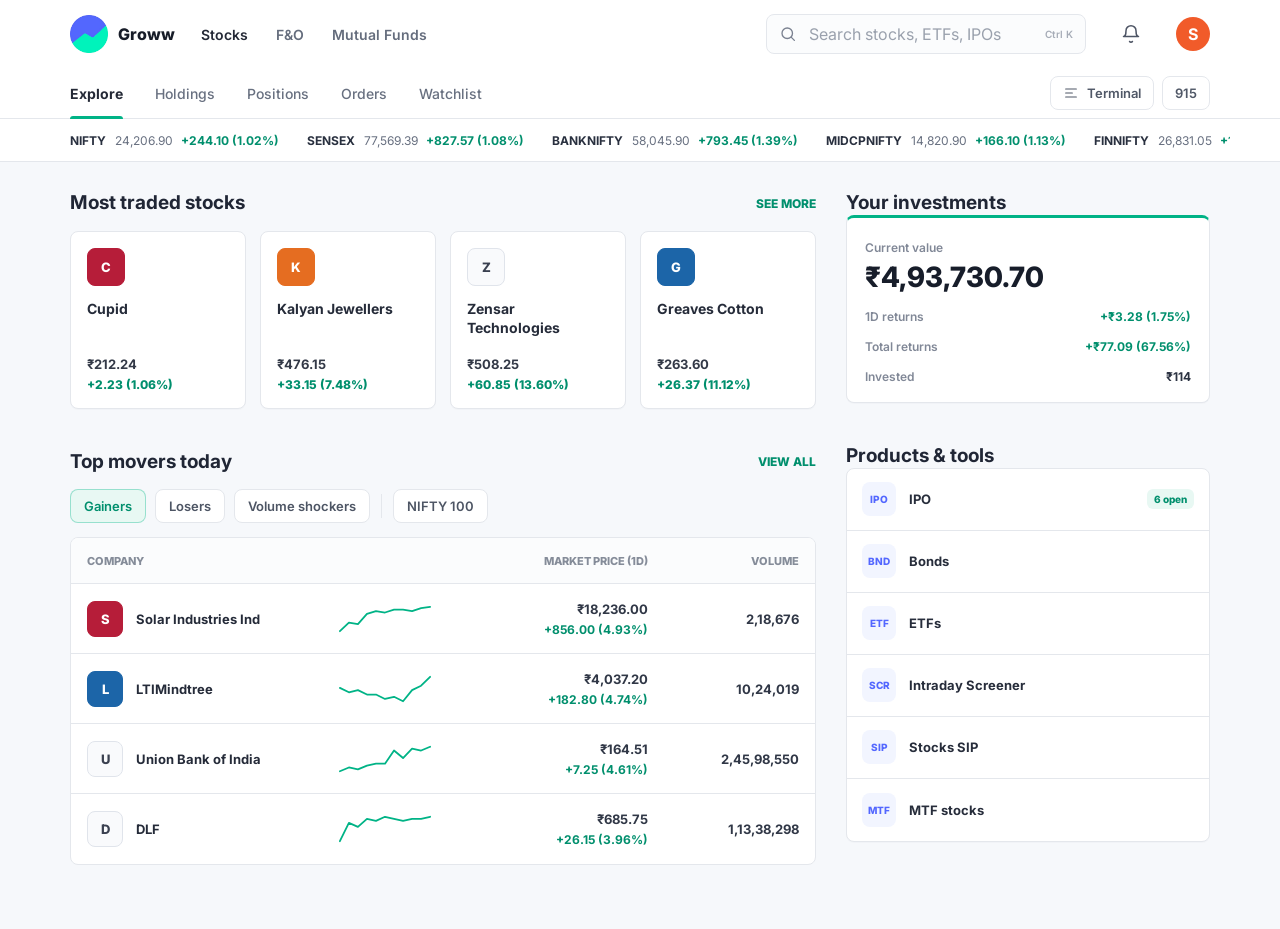
<file: index.html>
<!DOCTYPE html>
<html lang="en">
<head>
  <meta charset="UTF-8" />
  <meta name="viewport" content="width=device-width, initial-scale=1, viewport-fit=cover" />
  <meta name="theme-color" content="#ffffff" />
  <meta name="apple-mobile-web-app-capable" content="yes" />
  <meta name="apple-mobile-web-app-status-bar-style" content="default" />
  <meta name="apple-mobile-web-app-title" content="Groww" />
  <link rel="manifest" href="manifest.webmanifest" />
  <link rel="apple-touch-icon" href="groww-logo-270.png" />
  <link rel="icon" type="image/png" href="groww-logo-270.png" />
  <title>Groww Stocks</title>
  <link rel="preconnect" href="https://fonts.googleapis.com" />
  <link rel="preconnect" href="https://fonts.gstatic.com" crossorigin />
  <link href="https://fonts.googleapis.com/css2?family=Inter:wght@400;500;600;700;800&display=swap" rel="stylesheet" />
  <link rel="stylesheet" href="styles.css" />
</head>
<body>
  <header class="desktop-header">
    <div class="header-row">
      <a class="brand" href="index.html" aria-label="Groww home">
        <img src="groww-logo-270.png" alt="" class="logo-img" />
        <span>Groww</span>
      </a>

      <nav class="primary-nav" aria-label="Primary">
        <a class="active" href="index.html">Stocks</a>
        <a href="#">F&amp;O</a>
        <a href="#">Mutual Funds</a>
      </nav>

      <label class="search">
        <svg aria-hidden="true" viewBox="0 0 24 24">
          <circle cx="11" cy="11" r="7"></circle>
          <path d="m16.5 16.5 4 4"></path>
        </svg>
        <input placeholder="Search stocks, ETFs, IPOs" />
        <small>Ctrl K</small>
      </label>

      <button class="icon-button" aria-label="Notifications">
        <svg aria-hidden="true" viewBox="0 0 24 24">
          <path d="M18 8a6 6 0 0 0-12 0c0 7-3 7-3 7h18s-3 0-3-7"></path>
          <path d="M13.7 21a2 2 0 0 1-3.4 0"></path>
        </svg>
      </button>
      <a class="profile" href="profile.html" aria-label="Profile">S</a>
    </div>

    <div class="nav-row">
      <nav class="secondary-nav" aria-label="Stocks">
        <a class="active" href="index.html">Explore</a>
        <a href="holdings.html">Holdings</a>
        <a href="#">Positions</a>
        <a href="#">Orders</a>
        <a href="#">Watchlist</a>
      </nav>
      <div class="nav-actions">
        <button>
          <svg aria-hidden="true" viewBox="0 0 24 24">
            <path d="M4 6h16M4 12h10M4 18h16"></path>
          </svg>
          Terminal
        </button>
        <button>915</button>
      </div>
    </div>

    <div class="market-strip">
      <div class="strip-inner">
        <span><b>NIFTY</b> 24,206.90 <em>+244.10 (1.02%)</em></span>
        <span><b>SENSEX</b> 77,569.39 <em>+827.57 (1.08%)</em></span>
        <span><b>BANKNIFTY</b> 58,045.90 <em>+793.45 (1.39%)</em></span>
        <span><b>MIDCPNIFTY</b> 14,820.90 <em>+166.10 (1.13%)</em></span>
        <span><b>FINNIFTY</b> 26,831.05 <em>+195.20 (0.73%)</em></span>
      </div>
    </div>
  </header>

  <header class="mobile-header">
    <div class="mobile-status-space"></div>

    <div class="mobile-top-header">
      <a class="mobile-brand-main" href="index.html" aria-label="Groww home">
        <img src="groww-logo-270.png" class="mobile-logo" alt="" />
        <h1>Stocks</h1>
      </a>

      <div class="mobile-header-actions">
        <button class="mobile-search-button" aria-label="Search">
          <svg aria-hidden="true" viewBox="0 0 24 24">
            <circle cx="11" cy="11" r="7"></circle>
            <path d="m16.5 16.5 4 4"></path>
          </svg>
        </button>
        <a class="mobile-profile" href="profile.html" aria-label="Profile">d</a>
      </div>
    </div>

    <div class="mobile-market-strip">
      <div class="mobile-market-track">
        <div class="mobile-market-item">
          <strong>NIFTY 50</strong>
          <span>24,206.90</span>
          <em>+1.02%</em>
        </div>
        <div class="mobile-market-item">
          <strong>SENSEX</strong>
          <span>77,569.39</span>
          <em>+1.08%</em>
        </div>
        <div class="mobile-market-item">
          <strong>BANK NIFTY</strong>
          <span>58,045.90</span>
          <em>+1.39%</em>
        </div>
      </div>
    </div>

    <nav class="mobile-tabs" aria-label="Mobile stocks">
      <a href="index.html" class="active">Explore</a>
      <a href="holdings.html">Holdings</a>
      <a href="#">Positions</a>
      <a href="#">Orders</a>
      <a href="#">Watchlist</a>
    </nav>
  </header>

  <main>
    <div class="desktop-page">
      <section class="desktop-left">
        <section class="block">
          <div class="section-heading">
            <h1>Most traded stocks</h1>
            <button class="text-link">See more</button>
          </div>
          <div class="traded-grid" id="tradedGrid"></div>
        </section>

        <section class="block movers">
          <div class="section-heading">
            <h1>Top movers today</h1>
            <button class="text-link">View all</button>
          </div>
          <div class="filter-row" role="tablist" aria-label="Mover filters">
            <button class="active" type="button">Gainers</button>
            <button type="button">Losers</button>
            <button type="button">Volume shockers</button>
            <span class="divider" aria-hidden="true"></span>
            <button type="button">NIFTY 100</button>
          </div>

          <div class="stock-table">
            <div class="table-head">
              <span>Company</span>
              <span>Market price (1D)</span>
              <span>Volume</span>
            </div>
            <div id="stockRows"></div>
          </div>
        </section>
      </section>

      <aside class="desktop-right">
        <section class="block">
          <h1>Your investments</h1>
          <div class="investment-card">
            <span class="muted">Current value</span>
            <h2>&#8377;4,93,730.70</h2>
            <div class="metric"><span>1D returns</span><strong>+&#8377;3.28 (1.75%)</strong></div>
            <div class="metric"><span>Total returns</span><strong>+&#8377;77.09 (67.56%)</strong></div>
            <div class="metric"><span>Invested</span><b>&#8377;114</b></div>
          </div>
        </section>

        <section class="block tools-block">
          <h1>Products &amp; tools</h1>
          <div class="tools-card" id="toolsList"></div>
        </section>
      </aside>
    </div>

    <div class="mobile-page">
      <section class="mobile-section">
        <div class="mobile-title-row">
          <h2>Market indices</h2>
          <button class="green-pill">Screener</button>
        </div>
        <div class="horizontal-scroll" id="indicesRow"></div>
      </section>

      <section class="mobile-section">
        <div class="mobile-title-row">
          <h2>Top gainers <small>NIFTY 100</small></h2>
          <button class="plain-green">See more</button>
        </div>
        <div class="horizontal-scroll" id="gainersRow"></div>
      </section>

      <section class="mobile-section">
        <div class="mobile-title-row">
          <h2>Stocks in news</h2>
          <button class="green-pill">News</button>
        </div>
        <div class="horizontal-scroll" id="newsRow"></div>
      </section>
    </div>
  </main>

  <nav class="bottom-nav" aria-label="Bottom navigation">
    <a class="active" href="index.html">
      <svg aria-hidden="true" viewBox="0 0 24 24"><path d="M5 17l4-5 3 3 7-9"></path></svg>
      <small>Stocks</small>
    </a>
    <a href="#">
      <svg aria-hidden="true" viewBox="0 0 24 24"><path d="M4 7h16v12H4z"></path><path d="M8 7V5h8v2"></path></svg>
      <small>Funds</small>
    </a>
  </nav>

  <script src="script.js"></script>
</body>
</html>
</file>
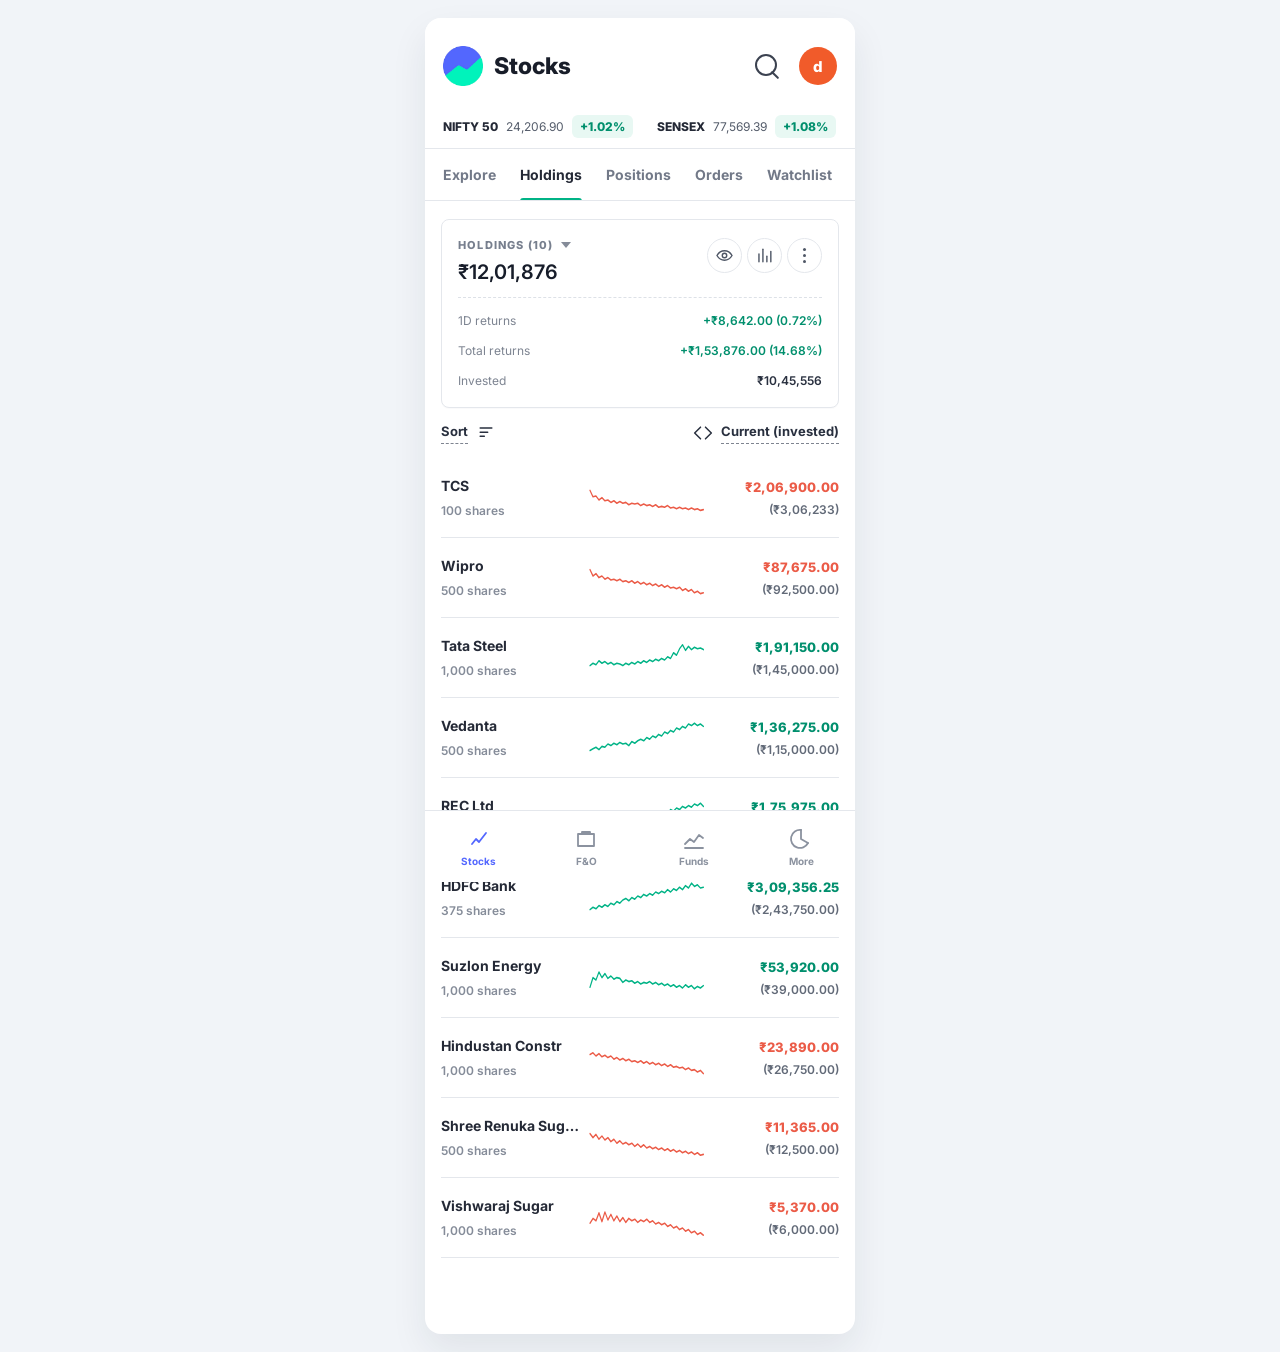
<file: holdings.html>
<!DOCTYPE html>
<html lang="en">
<head>
  <meta charset="UTF-8" />
  <meta name="viewport" content="width=device-width, initial-scale=1, viewport-fit=cover" />
  <meta name="theme-color" content="#ffffff" />
  <link rel="manifest" href="manifest.webmanifest" />
  <link rel="apple-touch-icon" href="groww-logo-270.png" />
  <link rel="icon" type="image/png" href="groww-logo-270.png" />
  <title>Groww Holdings</title>
  <link rel="preconnect" href="https://fonts.googleapis.com" />
  <link rel="preconnect" href="https://fonts.gstatic.com" crossorigin />
  <link href="https://fonts.googleapis.com/css2?family=Inter:wght@400;500;600;700;800&display=swap" rel="stylesheet" />
  <link rel="stylesheet" href="holdings.css" />
</head>
<body class="holdings-page">
  <div class="app">
    <header class="app-header">
      <div class="status-space"></div>

      <div class="top-header">
        <a class="brand" href="index.html" aria-label="Groww home">
          <img src="groww-logo-270.png" alt="" class="brand-logo" />
          <h1>Stocks</h1>
        </a>

        <div class="header-actions">
          <button class="search-button" aria-label="Search"></button>
          <a class="profile-button" href="profile.html" aria-label="Profile">d</a>
        </div>
      </div>

      <div class="market-strip">
        <div class="market-track">
          <div class="market-item">
            <strong>NIFTY 50</strong>
            <span>24,206.90</span>
            <em>+1.02%</em>
          </div>
          <div class="market-item">
            <strong>SENSEX</strong>
            <span>77,569.39</span>
            <em>+1.08%</em>
          </div>
          <div class="market-item">
            <strong>BANK NIFTY</strong>
            <span>58,045.90</span>
            <em>+1.39%</em>
          </div>
        </div>
      </div>

      <nav class="main-tabs" aria-label="Stocks tabs">
        <a href="index.html">Explore</a>
        <a href="holdings.html" class="active">Holdings</a>
        <a href="#">Positions</a>
        <a href="#">Orders</a>
        <a href="#">Watchlist</a>
      </nav>
    </header>

    <main class="page-content">
      <section class="holdings-summary">
        <div class="summary-top">
          <div>
            <div class="summary-label">
              HOLDINGS (10)
              <span class="down-arrow"></span>
            </div>
            <h2>&#8377;12,01,876</h2>
          </div>

          <div class="summary-actions">
            <button class="round-button" aria-label="Show or hide holdings">
              <svg viewBox="0 0 24 24" aria-hidden="true">
                <path d="M2.5 12s3.5-6 9.5-6 9.5 6 9.5 6-3.5 6-9.5 6-9.5-6-9.5-6Z"></path>
                <circle cx="12" cy="12" r="2.8"></circle>
              </svg>
            </button>
            <button class="round-button" aria-label="Analytics">
              <svg viewBox="0 0 24 24" aria-hidden="true">
                <path d="M5 20V10"></path>
                <path d="M10 20V4"></path>
                <path d="M15 20v-7"></path>
                <path d="M20 20V7"></path>
              </svg>
            </button>
            <button class="round-button more-button" aria-label="More options">
              <span></span>
              <span></span>
              <span></span>
            </button>
          </div>
        </div>

        <div class="summary-divider"></div>

        <div class="summary-row">
          <span>1D returns</span>
          <strong class="positive">+&#8377;8,642.00 (0.72%)</strong>
        </div>
        <div class="summary-row">
          <span>Total returns</span>
          <strong class="positive">+&#8377;1,53,876.00 (14.68%)</strong>
        </div>
        <div class="summary-row">
          <span>Invested</span>
          <strong>&#8377;10,45,556</strong>
        </div>
      </section>

      <section class="sort-bar">
        <button class="sort-button">
          <span>Sort</span>
          <svg viewBox="0 0 24 24" aria-hidden="true">
            <path d="M5 6h14"></path>
            <path d="M5 11h9"></path>
            <path d="M5 16h5"></path>
          </svg>
        </button>

        <button class="current-button">
          <svg viewBox="0 0 24 24" aria-hidden="true">
            <path d="m9 5-7 7 7 7"></path>
            <path d="m15 5 7 7-7 7"></path>
          </svg>
          <span>Current (invested)</span>
        </button>
      </section>
<section class="holdings-list">

  <!-- TCS -->
  <article class="holding-row">
    <div class="company-info">
      <h3>TCS</h3>
      <p>100 shares</p>
    </div>

    <div class="chart">
      <svg viewBox="0 0 190 55" preserveAspectRatio="none" aria-hidden="true">
        <polyline
          class="chart-line red-line"
          points="0,18 5,26 10,25 15,30 20,27 25,31 30,30 35,33
                  40,31 45,34 50,32 55,34 60,33 65,36 70,34 75,35
                  80,34 85,37 90,35 95,37 100,36 105,38 110,36
                  115,39 120,38 125,39 130,37 135,40 140,39 145,41
                  150,39 155,41 160,40 165,42 170,40 175,42 180,41
                  185,43 190,42">
        </polyline>
      </svg>
    </div>

    <div class="holding-value">
      <strong class="negative">₹2,06,900.00</strong>
      <span>(₹3,06,233)</span>
    </div>
  </article>

  <!-- Wipro -->
  <article class="holding-row">
    <div class="company-info">
      <h3>Wipro</h3>
      <p>500 shares</p>
    </div>

    <div class="chart">
      <svg viewBox="0 0 190 55" preserveAspectRatio="none" aria-hidden="true">
        <polyline
          class="chart-line red-line"
          points="0,17 5,25 10,22 15,27 20,25 25,29 30,27 35,30
                  40,29 45,31 50,29 55,32 60,31 65,33 70,31 75,34
                  80,32 85,35 90,33 95,36 100,34 105,37 110,35
                  115,38 120,36 125,39 130,37 135,40 140,39 145,41
                  150,39 155,43 160,41 165,44 170,42 175,46 180,44
                  185,47 190,46">
        </polyline>
      </svg>
    </div>

    <div class="holding-value">
      <strong class="negative">₹87,675.00</strong>
      <span>(₹92,500.00)</span>
    </div>
  </article>

  <!-- Tata Steel -->
  <article class="holding-row">
    <div class="company-info">
      <h3>Tata Steel</h3>
      <p>1,000 shares</p>
    </div>

    <div class="chart">
      <svg viewBox="0 0 190 55" preserveAspectRatio="none" aria-hidden="true">
        <polyline
          class="chart-line green-line"
          points="0,37 5,34 10,36 15,31 20,34 25,32 30,35 35,33
                  40,36 45,34 50,35 55,37 60,34 65,36 70,33 75,35
                  80,32 85,34 90,31 95,33 100,30 105,32 110,29
                  115,31 120,28 125,30 130,26 135,28 140,21 145,24
                  150,16 155,11 160,18 165,13 170,17 175,14 180,16
                  185,15 190,17">
        </polyline>
      </svg>
    </div>

    <div class="holding-value">
      <strong class="positive">₹1,91,150.00</strong>
      <span>(₹1,45,000.00)</span>
    </div>
  </article>

  <!-- Vedanta -->
  <article class="holding-row">
    <div class="company-info">
      <h3>Vedanta</h3>
      <p>500 shares</p>
    </div>

    <div class="chart">
      <svg viewBox="0 0 190 55" preserveAspectRatio="none" aria-hidden="true">
        <polyline
          class="chart-line green-line"
          points="0,43 5,41 10,39 15,42 20,38 25,39 30,35 35,37
                  40,34 45,36 50,33 55,35 60,34 65,37 70,32 75,34
                  80,31 85,29 90,31 95,27 100,29 105,25 110,27
                  115,23 120,25 125,20 130,22 135,18 140,20 145,15
                  150,17 155,13 160,15 165,10 170,12 175,9 180,12
                  185,10 190,13">
        </polyline>
      </svg>
    </div>

    <div class="holding-value">
      <strong class="positive">₹1,36,275.00</strong>
      <span>(₹1,15,000.00)</span>
    </div>
  </article>

  <!-- REC Ltd -->
  <article class="holding-row">
    <div class="company-info">
      <h3>REC Ltd</h3>
      <p>500 shares</p>
    </div>

    <div class="chart">
      <svg viewBox="0 0 190 55" preserveAspectRatio="none" aria-hidden="true">
        <polyline
          class="chart-line green-line"
          points="0,42 5,41 10,43 15,39 20,40 25,37 30,38 35,34
                  40,32 45,34 50,31 55,29 60,31 65,29 70,31 75,28
                  80,29 85,27 90,30 95,26 100,28 105,24 110,26
                  115,22 120,24 125,20 130,22 135,17 140,19 145,15
                  150,17 155,13 160,15 165,12 170,14 175,10 180,12
                  185,9 190,13">
        </polyline>
      </svg>
    </div>

    <div class="holding-value">
      <strong class="positive">₹1,75,975.00</strong>
      <span>(₹1,42,500.00)</span>
    </div>
  </article>

  <!-- HDFC Bank -->
  <article class="holding-row">
    <div class="company-info">
      <h3>HDFC Bank</h3>
      <p>375 shares</p>
    </div>

    <div class="chart">
      <svg viewBox="0 0 190 55" preserveAspectRatio="none" aria-hidden="true">
        <polyline
          class="chart-line green-line"
          points="0,42 5,39 10,41 15,37 20,39 25,36 30,38 35,34
                  40,36 45,32 50,34 55,30 60,28 65,31 70,27 75,29
                  80,25 85,27 90,23 95,25 100,22 105,24 110,20
                  115,22 120,19 125,21 130,17 135,20 140,16 145,18
                  150,14 155,17 160,12 165,15 170,9 175,13 180,11
                  185,15 190,14">
        </polyline>
      </svg>
    </div>

    <div class="holding-value">
      <strong class="positive">₹3,09,356.25</strong>
      <span>(₹2,43,750.00)</span>
    </div>
  </article>

  <!-- Suzlon Energy -->
  <article class="holding-row">
    <div class="company-info">
      <h3>Suzlon Energy</h3>
      <p>1,000 shares</p>
    </div>

    <div class="chart">
      <svg viewBox="0 0 190 55" preserveAspectRatio="none" aria-hidden="true">
        <polyline
          class="chart-line green-line"
          points="0,39 5,27 10,30 15,20 20,27 25,22 30,28 35,25
                  40,29 45,27 50,28 55,33 60,30 65,32 70,31 75,34
                  80,32 85,35 90,33 95,34 100,32 105,35 110,33
                  115,36 120,34 125,37 130,35 135,38 140,36 145,39
                  150,37 155,40 160,36 165,39 170,37 175,41 180,38
                  185,40 190,37">
        </polyline>
      </svg>
    </div>

    <div class="holding-value">
      <strong class="positive">₹53,920.00</strong>
      <span>(₹39,000.00)</span>
    </div>
  </article>

  <!-- Hindustan Construction -->
  <article class="holding-row">
    <div class="company-info">
      <h3>Hindustan Constr</h3>
      <p>1,000 shares</p>
    </div>

    <div class="chart">
      <svg viewBox="0 0 190 55" preserveAspectRatio="none" aria-hidden="true">
        <polyline
          class="chart-line red-line"
          points="0,23 5,21 10,25 15,22 20,26 25,24 30,27 35,25
                  40,29 45,27 50,30 55,28 60,31 65,29 70,32 75,31
                  80,33 85,31 90,34 95,32 100,35 105,33 110,36
                  115,34 120,37 125,35 130,38 135,36 140,39 145,38
                  150,40 155,39 160,42 165,40 170,43 175,42 180,45
                  185,43 190,47">
        </polyline>
      </svg>
    </div>

    <div class="holding-value">
      <strong class="negative">₹23,890.00</strong>
      <span>(₹26,750.00)</span>
    </div>
  </article>

  <!-- Shree Renuka Sugars -->
  <article class="holding-row">
    <div class="company-info">
      <h3>Shree Renuka Sug...</h3>
      <p>500 shares</p>
    </div>

    <div class="chart">
      <svg viewBox="0 0 190 55" preserveAspectRatio="none" aria-hidden="true">
        <polyline
          class="chart-line red-line"
          points="0,22 5,27 10,23 15,29 20,25 25,30 30,27 35,32
                  40,29 45,34 50,31 55,35 60,33 65,36 70,34 75,38
                  80,35 85,39 90,36 95,40 100,38 105,41 110,39
                  115,42 120,40 125,43 130,41 135,44 140,42 145,45
                  150,43 155,46 160,44 165,47 170,45 175,48 180,46
                  185,49 190,48">
        </polyline>
      </svg>
    </div>

    <div class="holding-value">
      <strong class="negative">₹11,365.00</strong>
      <span>(₹12,500.00)</span>
    </div>
  </article>

  <!-- Vishwaraj Sugar -->
  <article class="holding-row">
    <div class="company-info">
      <h3>Vishwaraj Sugar</h3>
      <p>1,000 shares</p>
    </div>

    <div class="chart">
      <svg viewBox="0 0 190 55" preserveAspectRatio="none" aria-hidden="true">
        <polyline
          class="chart-line red-line"
          points="0,34 5,28 10,31 15,21 20,32 25,20 30,30 35,23
                  40,31 45,25 50,32 55,27 60,33 65,28 70,31 75,29
                  80,33 85,30 90,32 95,29 100,33 105,31 110,35
                  115,33 120,36 125,34 130,38 135,36 140,40 145,38
                  150,42 155,40 160,44 165,42 170,46 175,44 180,48
                  185,46 190,49">
        </polyline>
      </svg>
    </div>

    <div class="holding-value">
      <strong class="negative">₹5,370.00</strong>
      <span>(₹6,000.00)</span>
    </div>
  </article>

</section>
    </main>

    <nav class="bottom-navigation" aria-label="Bottom navigation">
      <a href="index.html" class="active">
        <span class="bottom-icon">
          <svg viewBox="0 0 24 24" aria-hidden="true"><path d="M5 17l4-5 3 3 7-9"></path></svg>
        </span>
        <small>Stocks</small>
      </a>
      <a href="#">
        <span class="bottom-icon">
          <svg viewBox="0 0 24 24" aria-hidden="true"><path d="M4 7h16v12H4z"></path><path d="M8 7V5h8v2"></path></svg>
        </span>
        <small>F&amp;O</small>
      </a>
      <a href="#">
        <span class="bottom-icon">
          <svg viewBox="0 0 24 24" aria-hidden="true"><path d="M3 17l5-5 4 3 5-7 4 3"></path><path d="M3 21h18"></path></svg>
        </span>
        <small>Funds</small>
      </a>
      <a href="#">
        <span class="bottom-icon">
          <svg viewBox="0 0 24 24" aria-hidden="true"><path d="M12 3v9l7 4"></path><path d="M12 3a9 9 0 1 0 7 13"></path></svg>
        </span>
        <small>More</small>
      </a>
    </nav>
  </div>
</body>
</html>
</file>
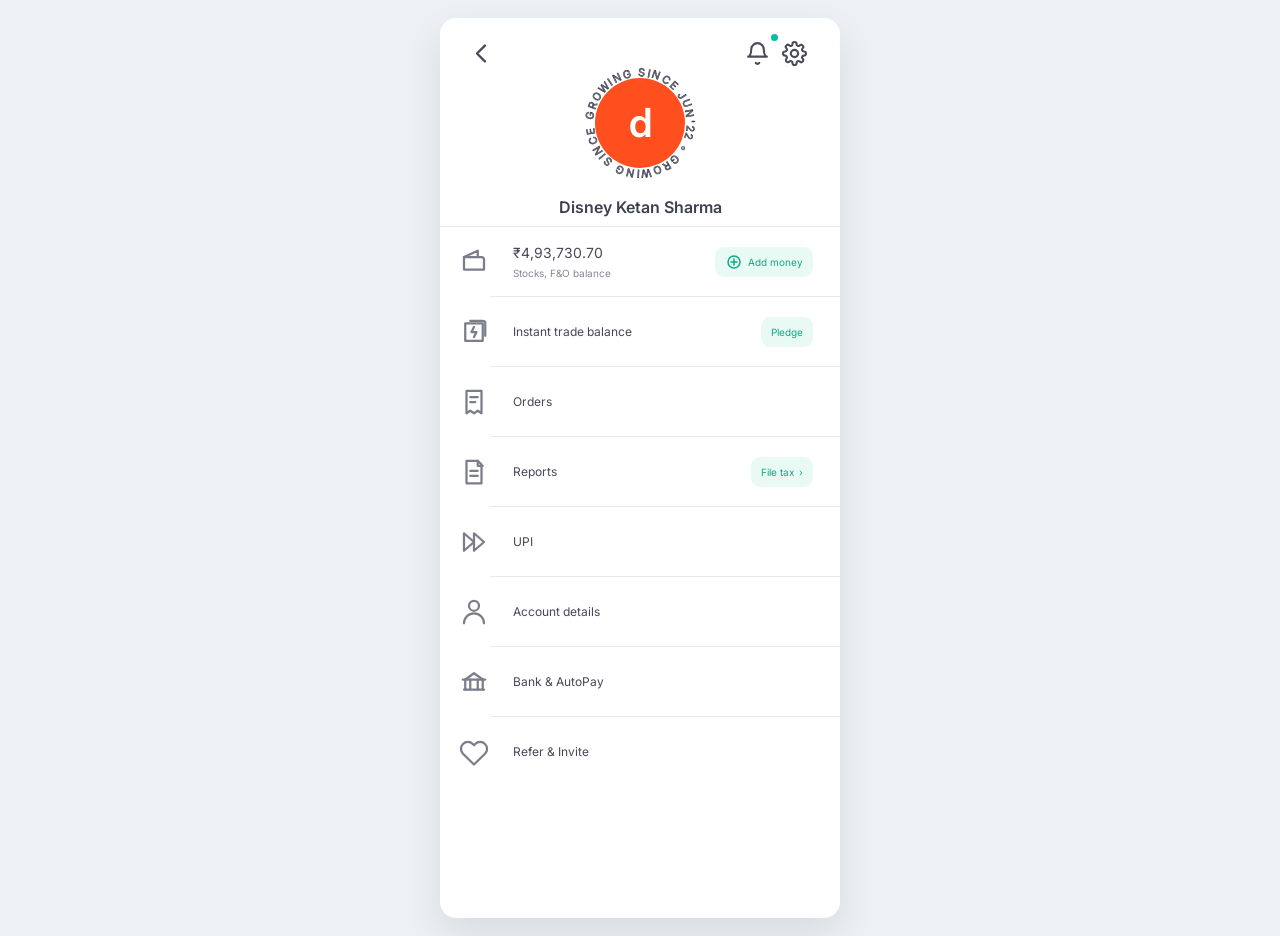
<file: profile.html>
<!DOCTYPE html>
<html lang="en">
<head>
  <meta charset="UTF-8" />
  <meta name="viewport" content="width=device-width, initial-scale=1, viewport-fit=cover" />
  <meta name="theme-color" content="#ffffff" />
  <link rel="manifest" href="manifest.webmanifest" />
  <link rel="apple-touch-icon" href="groww-logo-270.png" />
  <link rel="icon" type="image/png" href="groww-logo-270.png" />
  <title>Groww Profile</title>
  <link rel="preconnect" href="https://fonts.googleapis.com" />
  <link rel="preconnect" href="https://fonts.gstatic.com" crossorigin />
  <link href="https://fonts.googleapis.com/css2?family=Inter:wght@400;500;600;700;800&display=swap" rel="stylesheet" />
  <link rel="stylesheet" href="profile.css" />
</head>
<body>
  <main class="profile-shell">
    <header class="profile-topbar">
      <a class="back-button" href="index.html" aria-label="Back">
        <svg viewBox="0 0 24 24" aria-hidden="true"><path d="m15 19-7-7 7-7"></path></svg>
      </a>

      <div class="top-actions">
        <button class="top-icon notify" aria-label="Notifications">
          <svg viewBox="0 0 24 24" aria-hidden="true">
            <path d="M18 8a6 6 0 0 0-12 0c0 7-3 7-3 7h18s-3 0-3-7"></path>
            <path d="M13.7 21a2 2 0 0 1-3.4 0"></path>
          </svg>
          <span></span>
        </button>
        <button class="top-icon" aria-label="Settings">
          <svg viewBox="0 0 24 24" aria-hidden="true">
            <path d="M12 15.5a3.5 3.5 0 1 0 0-7 3.5 3.5 0 0 0 0 7Z"></path>
            <path d="M19.4 15a1.7 1.7 0 0 0 .34 1.87l.06.06a2 2 0 0 1-2.83 2.83l-.06-.06a1.7 1.7 0 0 0-1.87-.34 1.7 1.7 0 0 0-1 1.56V21a2 2 0 0 1-4 0v-.08a1.7 1.7 0 0 0-1-1.56 1.7 1.7 0 0 0-1.87.34l-.06.06a2 2 0 0 1-2.83-2.83l.06-.06A1.7 1.7 0 0 0 4.6 15a1.7 1.7 0 0 0-1.56-1H3a2 2 0 0 1 0-4h.08a1.7 1.7 0 0 0 1.56-1 1.7 1.7 0 0 0-.34-1.87l-.06-.06a2 2 0 0 1 2.83-2.83l.06.06A1.7 1.7 0 0 0 9 4.6 1.7 1.7 0 0 0 10 3.04V3a2 2 0 0 1 4 0v.08a1.7 1.7 0 0 0 1 1.56 1.7 1.7 0 0 0 1.87-.34l.06-.06a2 2 0 0 1 2.83 2.83l-.06.06A1.7 1.7 0 0 0 19.4 9c.4.97 1.02 1 1.6 1h.04a2 2 0 0 1 0 4H21c-.58 0-1.2.03-1.6 1Z"></path>
          </svg>
        </button>
      </div>
    </header>

    <section class="identity">
      <div class="avatar-orbit" aria-hidden="true">
        <svg class="orbit-text" viewBox="0 0 180 180">
          <defs>
            <path id="orbitTextPath" d="M90 90 m-70 0 a70 70 0 1 1 140 0 a70 70 0 1 1 -140 0"></path>
          </defs>
          <text>
            <textPath href="#orbitTextPath" startOffset="1%">
              GROWING SINCE JUN'22 • GROWING SINCE JUN'22 •
            </textPath>
          </text>
        </svg>
        <div class="avatar-core">d</div>
      </div>
      <h1>Disney Ketan Sharma</h1>
    </section>

    <section class="profile-menu" aria-label="Profile menu">
      <a class="profile-row balance-row" href="#">
        <span class="row-icon">
          <svg viewBox="0 0 24 24" aria-hidden="true"><path d="M4 8h14a2 2 0 0 1 2 2v8H4z"></path><path d="M4 8 15 3v5"></path></svg>
        </span>
        <span class="row-copy">
          <strong class="balance">&#8377;4,93,730.70</strong>
          <small>Stocks, F&amp;O balance</small>
        </span>
        <span class="action-pill">
          <svg viewBox="0 0 24 24" aria-hidden="true"><circle cx="12" cy="12" r="8"></circle><path d="M12 8v8"></path><path d="M8 12h8"></path></svg>
          Add money
        </span>
      </a>

      <a class="profile-row" href="#">
        <span class="row-icon">
          <svg viewBox="0 0 24 24" aria-hidden="true"><path d="M5 5h14v14H5z"></path><path d="M9 3h10a2 2 0 0 1 2 2v10"></path><path d="m12 8-2 4h4l-2 4"></path></svg>
        </span>
        <span class="row-copy">
          <strong>Instant trade balance</strong>
        </span>
        <span class="action-pill">Pledge</span>
      </a>

      <a class="profile-row" href="#">
        <span class="row-icon">
          <svg viewBox="0 0 24 24" aria-hidden="true"><path d="M6 3h12v18l-3-2-3 2-3-2-3 2z"></path><path d="M9 8h6"></path><path d="M9 12h4"></path></svg>
        </span>
        <span class="row-copy"><strong>Orders</strong></span>
      </a>

      <a class="profile-row" href="#">
        <span class="row-icon">
          <svg viewBox="0 0 24 24" aria-hidden="true"><path d="M6 3h9l3 3v15H6z"></path><path d="M15 3v4h4"></path><path d="M9 11h6"></path><path d="M9 15h6"></path></svg>
        </span>
        <span class="row-copy"><strong>Reports</strong></span>
        <span class="action-pill tax-pill">File tax <b>&rsaquo;</b></span>
      </a>

      <a class="profile-row" href="#">
        <span class="row-icon">
          <svg viewBox="0 0 24 24" aria-hidden="true"><path d="m4 5 8 7-8 7z"></path><path d="m12 5 8 7-8 7z"></path></svg>
        </span>
        <span class="row-copy"><strong>UPI</strong></span>
      </a>

      <a class="profile-row" href="#">
        <span class="row-icon">
          <svg viewBox="0 0 24 24" aria-hidden="true"><circle cx="12" cy="7" r="4"></circle><path d="M4 21a8 8 0 0 1 16 0"></path></svg>
        </span>
        <span class="row-copy"><strong>Account details</strong></span>
      </a>

      <a class="profile-row" href="#">
        <span class="row-icon">
          <svg viewBox="0 0 24 24" aria-hidden="true"><path d="M3 10h18"></path><path d="m5 10 7-5 7 5"></path><path d="M5 10v8"></path><path d="M9 10v8"></path><path d="M15 10v8"></path><path d="M19 10v8"></path><path d="M4 18h16"></path></svg>
        </span>
        <span class="row-copy"><strong>Bank &amp; AutoPay</strong></span>
      </a>

      <a class="profile-row" href="#">
        <span class="row-icon">
          <svg viewBox="0 0 24 24" aria-hidden="true"><path d="M20.8 5.6a5.5 5.5 0 0 0-7.8 0L12 6.6l-1-1a5.5 5.5 0 0 0-7.8 7.8L12 22l8.8-8.6a5.5 5.5 0 0 0 0-7.8Z"></path></svg>
        </span>
        <span class="row-copy"><strong>Refer &amp; Invite</strong></span>
      </a>
    </section>
  </main>
</body>
</html>
</file>
<file: styles.css>
*{box-sizing:border-box}

:root{
  --green:#00b386;
  --green-dark:#008f6d;
  --green-soft:#e8f8f3;
  --blue:#5367ff;
  --red:#eb5b47;
  --amber:#f2b643;
  --ink:#242936;
  --text:#343a48;
  --muted:#747b8c;
  --subtle:#9aa0ad;
  --line:#e4e7ec;
  --panel:#ffffff;
  --page:#f6f8fb;
  --shadow:0 16px 36px rgba(28,35,55,.08);
}

html,body{
  margin:0;
  min-height:100%;
  font-family:Inter,Arial,sans-serif;
  color:var(--text);
  background:var(--page);
}

body{overflow-x:hidden}
button,input{font:inherit}
button{cursor:pointer}
a{text-decoration:none;color:inherit}
svg{display:block;fill:none;stroke:currentColor;stroke-width:1.8;stroke-linecap:round;stroke-linejoin:round}

.mobile-header,.mobile-page,.bottom-nav{display:none}

.desktop-header{
  position:sticky;
  top:0;
  z-index:20;
  background:rgba(255,255,255,.96);
  border-bottom:1px solid var(--line);
  backdrop-filter:blur(16px);
}

.header-row,.nav-row,.strip-inner{
  max-width:1180px;
  margin:auto;
  padding:0 20px;
}

.header-row{
  height:68px;
  display:flex;
  align-items:center;
  gap:26px;
}

.brand{
  display:flex;
  align-items:center;
  gap:10px;
  font-weight:800;
  color:#171c28;
  letter-spacing:0;
}

.logo-img{
  width:38px;
  height:38px;
  object-fit:contain;
  display:block;
}

.primary-nav{
  display:flex;
  align-items:center;
  gap:28px;
  margin-right:auto;
}

.primary-nav a{
  color:#656d7d;
  font-size:14px;
  font-weight:600;
}

.primary-nav a.active{color:var(--ink)}

.search{
  width:320px;
  height:40px;
  display:flex;
  align-items:center;
  gap:10px;
  padding:0 12px;
  border:1px solid var(--line);
  border-radius:8px;
  background:#fbfcfd;
  color:#7b8291;
  transition:border-color .18s ease,box-shadow .18s ease,background .18s ease;
}

.search:focus-within{
  border-color:rgba(0,179,134,.45);
  background:#fff;
  box-shadow:0 0 0 4px rgba(0,179,134,.09);
}

.search svg{width:18px;height:18px;flex:0 0 auto}
.search input{min-width:0;flex:1;border:0;outline:0;background:transparent;color:var(--ink)}
.search input::placeholder{color:#9aa1ad}
.search small{font-size:10px;color:#a6acb7;font-weight:600}

.icon-button{
  width:38px;
  height:38px;
  display:grid;
  place-items:center;
  border:1px solid transparent;
  border-radius:50%;
  background:transparent;
  color:#4e5565;
}

.icon-button svg{width:20px;height:20px}
.icon-button:hover{background:#f2f5f8;border-color:var(--line)}

.profile,.mobile-profile{
  border:0;
  border-radius:50%;
  display:grid;
  place-items:center;
  color:#fff;
  font-weight:700;
}

.profile{width:34px;height:34px;background:#f15b2a}

.nav-row{
  height:50px;
  display:flex;
  justify-content:space-between;
  align-items:center;
}

.secondary-nav{
  align-self:stretch;
  display:flex;
  align-items:center;
  gap:32px;
}

.secondary-nav a{
  align-self:stretch;
  display:flex;
  align-items:center;
  position:relative;
  color:#687080;
  font-size:14px;
  font-weight:500;
}

.secondary-nav a.active{color:var(--ink);font-weight:700}
.secondary-nav a.active:after{
  content:"";
  position:absolute;
  left:0;
  right:0;
  bottom:-1px;
  height:3px;
  background:var(--green);
  border-radius:3px 3px 0 0;
}

.nav-actions{display:flex;align-items:center;gap:8px}
.nav-actions button{
  height:34px;
  display:flex;
  align-items:center;
  gap:8px;
  border:1px solid var(--line);
  border-radius:8px;
  background:#fff;
  padding:0 12px;
  color:#4f5766;
  font-size:13px;
  font-weight:600;
}
.nav-actions svg{width:16px;height:16px}

.market-strip{border-top:1px solid var(--line)}
.strip-inner{
  height:42px;
  display:flex;
  align-items:center;
  gap:28px;
  overflow:hidden;
  white-space:nowrap;
}

.strip-inner span{font-size:12px;color:#687080;flex:0 0 auto}
.strip-inner b{margin-right:6px;color:#29303f;font-weight:700}
.strip-inner em{font-style:normal;color:var(--green-dark);font-weight:700;margin-left:5px}

.desktop-page{
  max-width:1180px;
  margin:30px auto 64px;
  padding:0 20px;
  display:grid;
  grid-template-columns:minmax(0,2.05fr) minmax(310px,1fr);
  gap:30px;
}

.section-heading{
  display:flex;
  align-items:center;
  justify-content:space-between;
  gap:16px;
  margin-bottom:16px;
}

.block h1{
  margin:0;
  color:#202635;
  font-size:19px;
  line-height:1.2;
  font-weight:700;
}

.text-link{
  border:0;
  background:transparent;
  padding:0;
  color:var(--green-dark);
  font-size:12px;
  font-weight:800;
  text-transform:uppercase;
}

.traded-grid{
  display:grid;
  grid-template-columns:repeat(4,1fr);
  gap:14px;
}

.trade-card{
  min-height:166px;
  display:flex;
  flex-direction:column;
  padding:16px;
  border:1px solid var(--line);
  border-radius:8px;
  background:var(--panel);
  box-shadow:0 1px 0 rgba(28,35,55,.02);
  transition:transform .18s ease,box-shadow .18s ease,border-color .18s ease;
}

.trade-card:hover{
  transform:translateY(-2px);
  border-color:#d5dae2;
  box-shadow:var(--shadow);
}

.logo-box{
  width:38px;
  height:38px;
  margin-bottom:14px;
  display:grid;
  place-items:center;
  border:1px solid #e0e4eb;
  border-radius:8px;
  background:#f9fafc;
  color:#3a4050;
  font-size:13px;
  font-weight:800;
}

.logo-box.red{background:#b61d39;color:#fff;border-color:#b61d39}
.logo-box.orange{background:#e56d21;color:#fff;border-color:#e56d21}
.logo-box.blue{background:#1c65a8;color:#fff;border-color:#1c65a8}
.logo-box.yellow{background:var(--amber);color:#2d303a;border-color:var(--amber)}
.logo-box.navy{background:#133f6f;color:#fff;border-color:#133f6f}

.trade-card h3{
  margin:0 0 auto;
  color:#252b39;
  font-size:14px;
  line-height:1.35;
  font-weight:700;
}

.trade-card p,.mobile-stock-card p,.index-card p{
  margin:18px 0 5px;
  color:#333947;
  font-size:13px;
  font-weight:700;
}

.trade-card strong,.mobile-stock-card strong,.index-card strong{
  color:var(--green-dark);
  font-size:12px;
  font-weight:800;
}

.movers{margin-top:42px}

.filter-row{
  display:flex;
  align-items:center;
  flex-wrap:wrap;
  gap:9px;
  margin-bottom:14px;
}

.filter-row button{
  height:34px;
  border:1px solid var(--line);
  border-radius:8px;
  background:#fff;
  padding:0 13px;
  color:#4d5564;
  font-size:13px;
  font-weight:600;
}

.filter-row button.active{
  border-color:rgba(0,179,134,.35);
  background:var(--green-soft);
  color:var(--green-dark);
}

.divider{width:1px;height:24px;background:var(--line);margin:0 2px}

.stock-table{
  overflow:hidden;
  border:1px solid var(--line);
  border-radius:8px;
  background:#fff;
}

.table-head,.stock-row{
  display:grid;
  grid-template-columns:minmax(0,1.6fr) minmax(150px,1fr) minmax(100px,.7fr);
  align-items:center;
}

.table-head{
  min-height:46px;
  padding:0 16px;
  border-bottom:1px solid var(--line);
  background:#fbfcfd;
  color:#858c99;
  font-size:11px;
  font-weight:800;
  text-transform:uppercase;
}

.table-head span:nth-child(2),.table-head span:nth-child(3){text-align:right}

.stock-row{
  min-height:70px;
  padding:0 16px;
  border-bottom:1px solid var(--line);
}

.stock-row:last-child{border-bottom:0}
.stock-row:hover{background:#fbfcfd}

.company-cell{
  min-width:0;
  display:flex;
  align-items:center;
  gap:13px;
}

.company-cell .logo-box{
  width:36px;
  height:36px;
  margin:0;
  flex:0 0 auto;
}

.company-name{
  min-width:0;
  overflow:hidden;
  text-overflow:ellipsis;
  white-space:nowrap;
  color:#252b39;
  font-size:13px;
  font-weight:700;
}

.sparkline{width:94px;height:30px;margin-left:auto;flex:0 0 auto}

.price-cell,.volume-cell{
  color:#303746;
  font-size:13px;
  font-weight:700;
  text-align:right;
}

.price-cell strong{
  display:block;
  margin-top:5px;
  color:var(--green-dark);
  font-size:12px;
}

.investment-card,.tools-card{
  border:1px solid var(--line);
  border-radius:8px;
  background:#fff;
  box-shadow:0 1px 0 rgba(28,35,55,.02);
}

.investment-card{
  padding:18px;
  border-top:3px solid var(--green);
}

.investment-card .muted,.metric span{color:#818897;font-size:12px;font-weight:600}
.investment-card h2{margin:7px 0 18px;color:#171d2a;font-size:28px;line-height:1;font-weight:800}
.metric{display:flex;align-items:center;justify-content:space-between;gap:14px;margin-top:15px}
.metric strong{color:var(--green-dark);font-size:12px}
.metric b{color:#2c3342;font-size:12px}
.tools-block{margin-top:42px}

.tool-row{
  min-height:62px;
  display:flex;
  align-items:center;
  gap:13px;
  padding:0 15px;
  border-bottom:1px solid var(--line);
}

.tool-row:last-child{border-bottom:0}
.tool-row:hover{background:#fbfcfd}

.tool-icon{
  width:34px;
  height:34px;
  display:grid;
  place-items:center;
  border-radius:8px;
  background:#f2f5ff;
  color:var(--blue);
  font-size:10px;
  font-weight:800;
}

.tool-row span{font-size:13px;font-weight:700;color:#272d3b}
.tool-row small{
  margin-left:auto;
  padding:4px 7px;
  border-radius:6px;
  background:var(--green-soft);
  color:var(--green-dark);
  font-size:10px;
  font-weight:800;
}

.negative{color:var(--red)!important}

.install-banner{
  position:fixed;
  left:50%;
  bottom:20px;
  z-index:100;
  width:min(540px,calc(100% - 32px));
  transform:translateX(-50%);
  display:flex;
  align-items:center;
  gap:12px;
  padding:13px 14px;
  border-radius:8px;
  background:#202633;
  color:#fff;
  box-shadow:0 14px 36px rgba(0,0,0,.22);
}

.install-banner[hidden]{display:none}
.install-banner div{display:flex;flex:1;flex-direction:column;gap:3px}
.install-banner strong{font-size:13px}
.install-banner span{color:#c8ccd5;font-size:11px}
.install-banner button{border:0;border-radius:8px;padding:8px 13px;font-weight:700}
#installBtn{background:var(--green);color:#fff}
#dismissInstall{background:transparent;color:#fff;font-size:21px;padding:3px 6px}

@media(max-width:900px){
  .search{width:250px}
  .traded-grid{grid-template-columns:repeat(2,1fr)}
}

@media(max-width:760px){
  html,body{background:#fff}
  body{padding-bottom:66px}
  .desktop-header,.desktop-page{display:none}
  .mobile-header,.mobile-page,.bottom-nav{display:block}

  .mobile-header{
    position:sticky;
    top:0;
    z-index:20;
    width:100%;
    max-width:100vw;
    overflow:hidden;
    background:rgba(255,255,255,.96);
    border-bottom:1px solid var(--line);
    backdrop-filter:blur(16px);
  }

  .mobile-status-space{height:max(10px,env(safe-area-inset-top))}

  .mobile-top-header{
    min-height:76px;
    display:flex;
    align-items:center;
    justify-content:space-between;
    gap:12px;
    padding:0 18px;
    position:relative;
    width:100%;
    max-width:100vw;
  }

  .mobile-brand{
    width:100%;
    min-width:0;
    display:flex;
    align-items:center;
    justify-content:flex-start;
    gap:11px;
  }

  .mobile-logo{width:40px;height:40px;object-fit:contain;display:block;flex:0 0 auto}

  .mobile-brand-main{
    min-width:0;
    flex:1 1 auto;
    display:flex;
    align-items:center;
    gap:11px;
  }

  .mobile-brand-main h1{
    margin:0;
    overflow:hidden;
    color:#181d29;
    font-size:23px;
    line-height:1;
    font-weight:800;
    text-overflow:ellipsis;
    white-space:nowrap;
  }

  .mobile-header-actions{
    display:flex;
    align-items:center;
    justify-content:flex-end;
    gap:12px;
    flex:0 0 auto;
  }

  .mobile-search-button{
    width:38px;
    height:38px;
    display:grid;
    place-items:center;
    border:0;
    background:transparent;
    padding:0;
    color:#3b4250;
  }

  .mobile-search-button svg{width:22px;height:22px;stroke-width:2}

  .mobile-profile{width:38px;height:38px;background:#f15b2a;font-size:15px;font-weight:800;flex:0 0 auto}

  .mobile-market-strip{overflow:hidden}

  .mobile-market-track{
    min-height:44px;
    display:flex;
    align-items:center;
    gap:24px;
    overflow-x:auto;
    padding:0 18px;
    max-width:100vw;
    white-space:nowrap;
    scrollbar-width:none;
    overscroll-behavior-inline:contain;
  }

  .mobile-market-track::-webkit-scrollbar{display:none}

  .mobile-market-item{
    display:flex;
    align-items:center;
    gap:8px;
    color:#555d6b;
    font-size:12px;
    flex:0 0 auto;
  }

  .mobile-market-item strong{color:#242936;font-weight:800}
  .mobile-market-item em{
    padding:4px 8px;
    border-radius:6px;
    background:var(--green-soft);
    color:var(--green-dark);
    font-style:normal;
    font-weight:800;
  }

  .mobile-tabs{
    min-height:52px;
    display:flex;
    align-items:stretch;
    gap:24px;
    overflow-x:auto;
    padding:0 18px;
    max-width:100vw;
    border-top:1px solid var(--line);
    scrollbar-width:none;
  }

  .mobile-tabs::-webkit-scrollbar{display:none}

  .mobile-tabs a{
    display:flex;
    align-items:center;
    position:relative;
    color:#727988;
    font-size:14px;
    font-weight:700;
    white-space:nowrap;
    flex:0 0 auto;
  }

  .mobile-tabs a.active{color:var(--text)}
  .mobile-tabs a.active:after{
    content:"";
    position:absolute;
    left:0;
    right:0;
    bottom:-1px;
    height:3px;
    background:var(--green);
  }

  .mobile-page{background:#fff}
  .mobile-section{padding:26px 0 8px}
  .mobile-title-row{
    display:flex;
    align-items:center;
    justify-content:space-between;
    gap:12px;
    padding:0 16px;
    margin-bottom:14px;
  }

  .mobile-title-row h2{margin:0;color:#222837;font-size:16px;font-weight:800}
  .mobile-title-row h2 small{margin-left:4px;color:#969da9;font-size:10px;font-weight:700}

  .green-pill,.plain-green{
    border:0;
    color:var(--green-dark);
    font-size:11px;
    font-weight:800;
    text-transform:uppercase;
  }

  .green-pill{background:var(--green-soft);border-radius:999px;padding:7px 13px}
  .plain-green{background:transparent;padding:0}

  .horizontal-scroll{
    display:flex;
    gap:12px;
    overflow-x:auto;
    padding:0 16px 12px;
    scrollbar-width:none;
    scroll-snap-type:x proximity;
  }

  .horizontal-scroll::-webkit-scrollbar{display:none}

  .index-card,.mobile-stock-card{
    flex:0 0 140px;
    min-height:104px;
    scroll-snap-align:start;
    border:1px solid var(--line);
    border-radius:8px;
    background:#fff;
    padding:14px;
    box-shadow:0 1px 0 rgba(28,35,55,.02);
  }

  .index-card h3,.mobile-stock-card h3{
    margin:0;
    overflow:hidden;
    color:#252b39;
    font-size:13px;
    line-height:1.35;
    font-weight:800;
    text-overflow:ellipsis;
    white-space:nowrap;
  }

  .mobile-stock-card{
    min-height:164px;
    display:flex;
    flex-direction:column;
  }

  .mobile-stock-card .logo-box{width:38px;height:38px;margin-bottom:14px}
  .mobile-stock-card h3{white-space:normal;display:-webkit-box;-webkit-line-clamp:2;-webkit-box-orient:vertical}
  .mobile-stock-card p{margin-top:auto}

  .bottom-nav{
    position:fixed;
    left:0;
    right:0;
    bottom:0;
    z-index:30;
    height:64px;
    display:grid;
    grid-template-columns:1fr 1fr;
    border-top:1px solid var(--line);
    background:#fff;
    padding-bottom:env(safe-area-inset-bottom);
  }

  .bottom-nav a{
    display:flex;
    flex-direction:column;
    align-items:center;
    justify-content:center;
    gap:4px;
    color:#7b8291;
    font-size:10px;
    font-weight:700;
  }

  .bottom-nav a.active{color:var(--blue)}
  .bottom-nav svg{width:22px;height:22px}
  .bottom-nav small{font-size:11px}
  .install-banner{left:10px;right:10px;bottom:76px;width:auto;transform:none}
}
</file>
<file: holdings.css>
:root{
  --text:#242936;
  --muted:#767d8d;
  --subtle:#9aa0ad;
  --border:#e4e7ec;
  --green:#00b386;
  --green-dark:#008f6d;
  --red:#eb5b47;
  --blue:#5367ff;
  --soft-green:#e8f8f3;
  --surface:#ffffff;
  --page:#f1f4f8;
  --page-max:430px;
  --shadow:0 16px 36px rgba(28,35,55,.08);
}

*{box-sizing:border-box}

html,body{
  margin:0;
  min-height:100%;
  font-family:Inter,Arial,sans-serif;
  color:var(--text);
  background:var(--page);
}

body{overflow-x:hidden}
button,a{font:inherit}
button{cursor:pointer}
a{color:inherit;text-decoration:none}
img,svg{max-width:100%}
svg{display:block}

.app{
  width:100%;
  max-width:var(--page-max);
  min-height:100vh;
  margin:0 auto;
  position:relative;
  background:var(--surface);
  padding-bottom:calc(76px + env(safe-area-inset-bottom));
}

.app-header{
  position:sticky;
  top:0;
  z-index:20;
  background:rgba(255,255,255,.96);
  border-bottom:1px solid var(--border);
  backdrop-filter:blur(16px);
}

.status-space{height:max(10px,env(safe-area-inset-top))}

.top-header{
  min-height:76px;
  display:flex;
  align-items:center;
  justify-content:space-between;
  gap:14px;
  padding:0 18px;
}

.brand{
  min-width:0;
  display:flex;
  align-items:center;
  gap:11px;
}

.brand-logo{
  width:40px;
  height:40px;
  display:block;
  object-fit:contain;
  flex:0 0 auto;
}

.brand h1{
  margin:0;
  overflow:hidden;
  color:#181d29;
  font-size:23px;
  line-height:1;
  font-weight:800;
  text-overflow:ellipsis;
  white-space:nowrap;
}

.header-actions{
  display:flex;
  align-items:center;
  gap:14px;
  flex:0 0 auto;
}

.search-button{
  width:36px;
  height:36px;
  border:0;
  background:transparent;
  position:relative;
  padding:0;
}

.search-button:before{
  content:"";
  position:absolute;
  width:18px;
  height:18px;
  border:2px solid #3b4250;
  border-radius:50%;
  top:6px;
  left:6px;
}

.search-button:after{
  content:"";
  position:absolute;
  width:10px;
  height:2px;
  background:#3b4250;
  transform:rotate(45deg);
  right:5px;
  bottom:8px;
  border-radius:4px;
}

.profile-button{
  width:38px;
  height:38px;
  display:grid;
  place-items:center;
  border:0;
  border-radius:50%;
  background:#f15b2a;
  color:#fff;
  font-size:15px;
  font-weight:800;
  flex:0 0 auto;
}

.market-strip{overflow:hidden}

.market-track{
  min-height:44px;
  display:flex;
  align-items:center;
  gap:24px;
  overflow-x:auto;
  padding:0 18px;
  white-space:nowrap;
  scrollbar-width:none;
  overscroll-behavior-inline:contain;
}

.market-track::-webkit-scrollbar{display:none}

.market-item{
  display:flex;
  align-items:center;
  gap:8px;
  color:#555d6b;
  font-size:12px;
  flex:0 0 auto;
}

.market-item strong{color:#242936;font-weight:800}
.market-item em{
  padding:4px 8px;
  border-radius:6px;
  background:var(--soft-green);
  color:var(--green-dark);
  font-style:normal;
  font-weight:800;
}

.main-tabs{
  min-height:52px;
  display:flex;
  align-items:stretch;
  gap:24px;
  overflow-x:auto;
  padding:0 18px;
  border-top:1px solid var(--border);
  scrollbar-width:none;
}

.main-tabs::-webkit-scrollbar{display:none}

.main-tabs a{
  position:relative;
  display:flex;
  align-items:center;
  color:#727988;
  font-size:14px;
  font-weight:700;
  white-space:nowrap;
  flex:0 0 auto;
}

.main-tabs a.active{color:var(--text)}
.main-tabs a.active:after{
  content:"";
  position:absolute;
  left:0;
  right:0;
  bottom:-1px;
  height:3px;
  background:var(--green);
  border-radius:3px 3px 0 0;
}

.page-content{padding:18px 16px 0}

.holdings-summary{
  padding:18px 16px 19px;
  border:1px solid var(--border);
  border-radius:8px;
  background:#fff;
  box-shadow:0 1px 0 rgba(28,35,55,.02);
}

.summary-top{
  display:flex;
  align-items:flex-start;
  justify-content:space-between;
  gap:14px;
}

.summary-label{
  display:flex;
  align-items:center;
  gap:7px;
  color:#777f8e;
  font-size:11px;
  font-weight:800;
  letter-spacing:1.2px;
  white-space:nowrap;
}

.down-arrow{
  width:0;
  height:0;
  border-left:5px solid transparent;
  border-right:5px solid transparent;
  border-top:6px solid #858c99;
}

.summary-top h2{
  margin:10px 0 0;
  color:#171d2a;
  font-size:20px;
  line-height:1;
  font-weight:600;
  white-space:nowrap;
}

.summary-actions{
  display:flex;
  align-items:center;
  gap:5px;
  flex:0 0 auto;
}

.round-button{
  width:35px;
  height:35px;
  display:grid;
  place-items:center;
  padding: 7px;
  border:1px solid var(--border);
  border-radius:50%;
  background:#fff;
  color:#4f5766;
}

.round-button svg{
  width:100%;
  height:100%;
  fill:none;
  stroke:currentColor;
  stroke-width:1.8;
  stroke-linecap:round;
  stroke-linejoin:round;
}

.more-button{
  display:flex;
  flex-direction:column;
  align-items:center;
  justify-content:center;
  gap:3px;
}

.more-button span{
  width:3px;
  height:3px;
  border-radius:50%;
  background:#4f5766;
}

.summary-divider{
  margin:15px 0 14px;
  border-top:1px dashed #dde1e7;
}

.summary-row{
  display:flex;
  align-items:center;
  justify-content:space-between;
  gap:10px;
  margin-top:15px;
  font-size:12px;
}

.summary-row span{
  color:#7d8491;
  white-space:nowrap;
}

.summary-row strong{
  min-width:0;
  color:#29303f;
  font-size:12px;
  font-weight:600;
  text-align:right;
}

.positive{color:var(--green-dark)!important}
.negative{color:var(--red)!important}

.sort-bar{
  min-height:50px;
  display:flex;
  align-items:center;
  justify-content:space-between;
  gap:7px;
}

.sort-button,.current-button{
  display:flex;
  align-items:center;
  gap:8px;
  border:0;
  background:transparent;
  color:#29303f;
  padding:0;
  font-size:13px;
  font-weight:700;
}

.sort-button span,.current-button span{
  padding-bottom:4px;
  border-bottom:1px dashed #7e8490;
  white-space:nowrap;
}

.sort-button svg,.current-button svg{
  width:20px;
  height:20px;
  fill:none;
  stroke:currentColor;
  stroke-width:1.8;
  stroke-linecap:round;
  stroke-linejoin:round;
  flex:0 0 auto;
}

.holdings-list{width:100%}

.holding-row{
  min-height:80px;
  display:grid;
  grid-template-columns:minmax(0,1.1fr) minmax(78px,.9fr) minmax(108px,1fr);
  align-items:center;
  gap:10px;
  border-bottom:1px solid var(--border);
}

.company-info{min-width:0}
.company-info h3{
  margin:0 0 8px;
  overflow:hidden;
  color:#242936;
  font-size:14px;
  line-height:1.35;
  font-weight:700;
  text-overflow:ellipsis;
  white-space:nowrap;
}

.company-info p{
  margin:0;
  color:#858c99;
  font-size:12px;
  font-weight:600;
  white-space:nowrap;
}

.chart{width:100%;min-width:0}
.chart svg{width:100%;height:44px;display:block;overflow:visible}
.chart-base{stroke:#b8bec8;stroke-width:1;stroke-dasharray:4 4}
.chart-line{fill:none;stroke-width:2;stroke-linecap:round;stroke-linejoin:round}
.green-line{stroke:var(--green)}
.red-line{stroke:var(--red)}

.holding-value{
  min-width:0;
  text-align:right;
}

.holding-value strong{
  display:block;
  margin-bottom:7px;
  overflow:hidden;
  font-size:13px;
  font-weight:800;
  text-overflow:ellipsis;
  white-space:nowrap;
}

.holding-value span{
  display:block;
  overflow:hidden;
  color:#626a78;
  font-size:12px;
  font-weight:600;
  text-overflow:ellipsis;
  white-space:nowrap;
}

.bottom-navigation{
  position:fixed;
  left:50%;
  bottom:0;
  z-index:30;
  width:100%;
  max-width:var(--page-max);
  min-height:72px;
  display:grid;
  grid-template-columns:repeat(4,1fr);
  transform:translateX(-50%);
  border-top:1px solid var(--border);
  background:#fff;
  padding-bottom:env(safe-area-inset-bottom);
}

.bottom-navigation a{
  min-width:0;
  display:flex;
  flex-direction:column;
  align-items:center;
  justify-content:center;
  gap:4px;
  color:#8b929f;
  font-weight:700;
}

.bottom-navigation a.active{color:var(--blue)}
.bottom-icon{width:24px;height:24px;display:block}
.bottom-icon svg{
  width:100%;
  height:100%;
  fill:none;
  stroke:currentColor;
  stroke-width:1.8;
  stroke-linecap:round;
  stroke-linejoin:round;
}
.bottom-navigation small{font-size:10px;white-space:nowrap}

@media(max-width:360px){
  .top-header{padding-left:14px;padding-right:14px}
  .market-track,.main-tabs{padding-left:14px;padding-right:14px}
  .page-content{padding-left:12px;padding-right:12px}
  .summary-top{gap:10px}
  .summary-actions{gap:6px}
  .round-button{width:35px;height:35px;padding:8px}
  .holding-row{
    grid-template-columns:minmax(0,1.08fr) minmax(68px,.75fr) minmax(92px,.95fr);
    gap:7px;
  }
  .chart svg{height:38px}
}

@media(max-width:320px){
  .summary-top{flex-direction:column}
  .summary-actions{align-self:flex-end;margin-top:-42px}
  .summary-row{align-items:flex-start;flex-direction:column;gap:6px}
  .summary-row strong{text-align:left}
  .holding-row{
    grid-template-columns:1fr;
    gap:9px;
    padding:15px 0;
  }
  .chart{order:3}
  .holding-value{text-align:left}
}

@media(min-width:431px){
  body{padding:18px 0}
  .app{
    border-radius:16px;
    overflow:hidden;
    box-shadow:var(--shadow);
  }
  .bottom-navigation{
    bottom:18px;
    border-radius:0 0 16px 16px;
  }
}
</file>
<file: profile.css>
*{box-sizing:border-box}

:root{
  --ink:#3e4051;
  --muted:#858794;
  --icon:#7b7d8b;
  --line:#e7e8ec;
  --green:#00b386;
  --green-soft:#e9faf5;
  --orange:#ff4f1f;
  --page:#edf1f5;
}

html,body{
  margin:0;
  min-height:100%;
  font-family:Inter,Arial,sans-serif;
  color:var(--ink);
  background:var(--page);
}

body{overflow-x:hidden}
a{color:inherit;text-decoration:none}
button{font:inherit;cursor:pointer}
svg{display:block;fill:none;stroke:currentColor;stroke-linecap:round;stroke-linejoin:round}

.profile-shell{
  width:100%;
  max-width:none;
  min-height:100vh;
  margin:0 auto;
  background:#fff;
}

.status-bar{
  height:60px;
  padding:20px 20px 0;
  display:flex;
  align-items:flex-start;
  justify-content:space-between;
  color:#050507;
  font-size:12px;
  font-weight:400;
  letter-spacing:0;
}

.phone-icons{
  display:flex;
  align-items:center;
  gap:5px;
}

.phone-icons svg{
  width:21px;
  height:21px;
  stroke:#050507;
  stroke-width:3;
}

.battery{
  min-width:30px;
  height:18px;
  display:grid;
  place-items:center;
  border-radius:6px;
  background:#111;
  color:#fff;
  font-size:8px;
  line-height:1;
  position:relative;
}

.battery:after{
  content:"";
  position:absolute;
  right:-4px;
  top:5px;
  width:3px;
  height:8px;
  border-radius:0 4px 4px 0;
  background:#111;
  opacity:.35;
}

.profile-topbar{
  height:10px;
  padding: 35px 26px 0 23px;
  display:flex;
  align-items:center;
  justify-content:space-between;
}

.back-button{
  width:36px;
  height:36px;
  display:grid;
  place-items:center;
  color:#494b5b;
}

.back-button svg{
  width:27px;
  height:27px;
  stroke-width:2.1;
}

.top-actions{
  display:flex;
  align-items:center;
  gap:5px;
}

.top-icon{
  width:32px;
  height:32px;
  border:0;
  background:transparent;
  color:#494b5b;
  padding:0;
  position:relative;
}

.top-icon svg{
  width: 25px;
  height:25px;
  stroke-width:2;
}

.notify span{
  position:absolute;
  right:-3px;
  top:-5px;
  width:11px;
  height:11px;
  border:2px solid #fff;
  border-radius:50%;
  background:#00bfa5;
}

.identity{
  padding:10px 10px 10px;
  display:flex;
  flex-direction:column;
  align-items:center;
  border-bottom:1px solid var(--line);
}

.avatar-orbit{
  width:120px;
  height:120px;
  display:grid;
  place-items:center;
  position:relative;
}

.orbit-text{
  position:absolute;
  inset:0;
  width:100%;
  height:100%;
}

.orbit-text text{
  fill:#a8aab4;
  font: size 10px;
  font-weight:400;
  letter-spacing:2.5px;
}

.avatar-core{
  width:90px;
  height:90px;
  display:grid;
  place-items:center;
  border-radius:50%;
  background:var(--orange);
  color:#fff;
  font-size:40px;
  line-height:1;
  font-weight:600;
}

.identity h1{
  max-width:100%;
  margin:15px 0 0;
  color:#3e4051;
  font-size:16px;
  line-height:1.15;
  font-weight:600;
  text-align:center;
  letter-spacing:0;
}

.profile-menu{
  width:100%;
  background:#fff;
}

.profile-row{
  min-height:70px;
  display:grid;
  grid-template-columns:54px minmax(0,1fr) auto;
  align-items:center;
  column-gap:3px;
  padding:0 27px 0 16px;
  position:relative;
}

.profile-row:after{
  content:"";
  position:absolute;
  left:50px;
  right:0;
  bottom:0;
  height:1px;
  background:var(--line);
}

.profile-row:last-child:after{display:none}

.row-icon{
  width:36px;
  height:36px;
  display:grid;
  place-items:center;
  color:var(--icon);
}

.row-icon svg{
  width:30px;
  height:30px;
  stroke-width:1.8;
}

.row-copy{
  min-width:0;
  display:flex;
  flex-direction:column;
  justify-content:center;
  gap:5px;
}

.row-copy strong{
  color:#464858;
  font-size:12px;
  line-height:1.2;
  font-weight:400;
}

.row-copy .balance{
  font-size:14px;
  letter-spacing:0;
}

.row-copy small{
  color:#858794;
  font-size:10px;
  line-height:1.2;
  font-weight:400;
}

.action-pill{
  min-height:30px;
  display:inline-flex;
  align-items:center;
  justify-content:center;
  gap:5px;
  border-radius:9px;
  background:var(--green-soft);
  color:#14a982;
  padding:0 10px;
  font-size:10px;
  font-weight:400;
  white-space:nowrap;
}

.action-pill svg{
  width:18px;
  height:18px;
  stroke-width:2;
}

.tax-pill{
  padding:0 10px;
}

.tax-pill b{
  font-size:10px;
  line-height:0;
  font-weight:400;
}

@keyframes slow-spin{
  from{transform:rotate(0)}
  to{transform:rotate(360deg)}
}

@media(min-width:760px){
  body{
    padding:18px 0;
  }

  .profile-shell{
    max-width:400px;
    border-radius:16px;
    overflow:hidden;
    box-shadow:0 16px 36px rgba(28,35,55,.1);
  }
}

@media(max-width:380px){
  .profile-shell{max-width:none}
  .status-bar{padding-left:30px;padding-right:30px}
  .profile-topbar{padding-left:19px;padding-right:22px}
  .identity{padding-top:10px}
  .identity h1{font-size:14px}
  .profile-row{
    grid-template-columns:48px minmax(0,1fr) auto;
    padding-right:18px;
  }
  .profile-row:after{left:64px}
  .row-copy strong{font-size:18px}
  .row-copy .balance{font-size:18px}
  .row-copy small{font-size:14px}
  .action-pill{padding:0 12px;font-size:13px}
}
</file>
